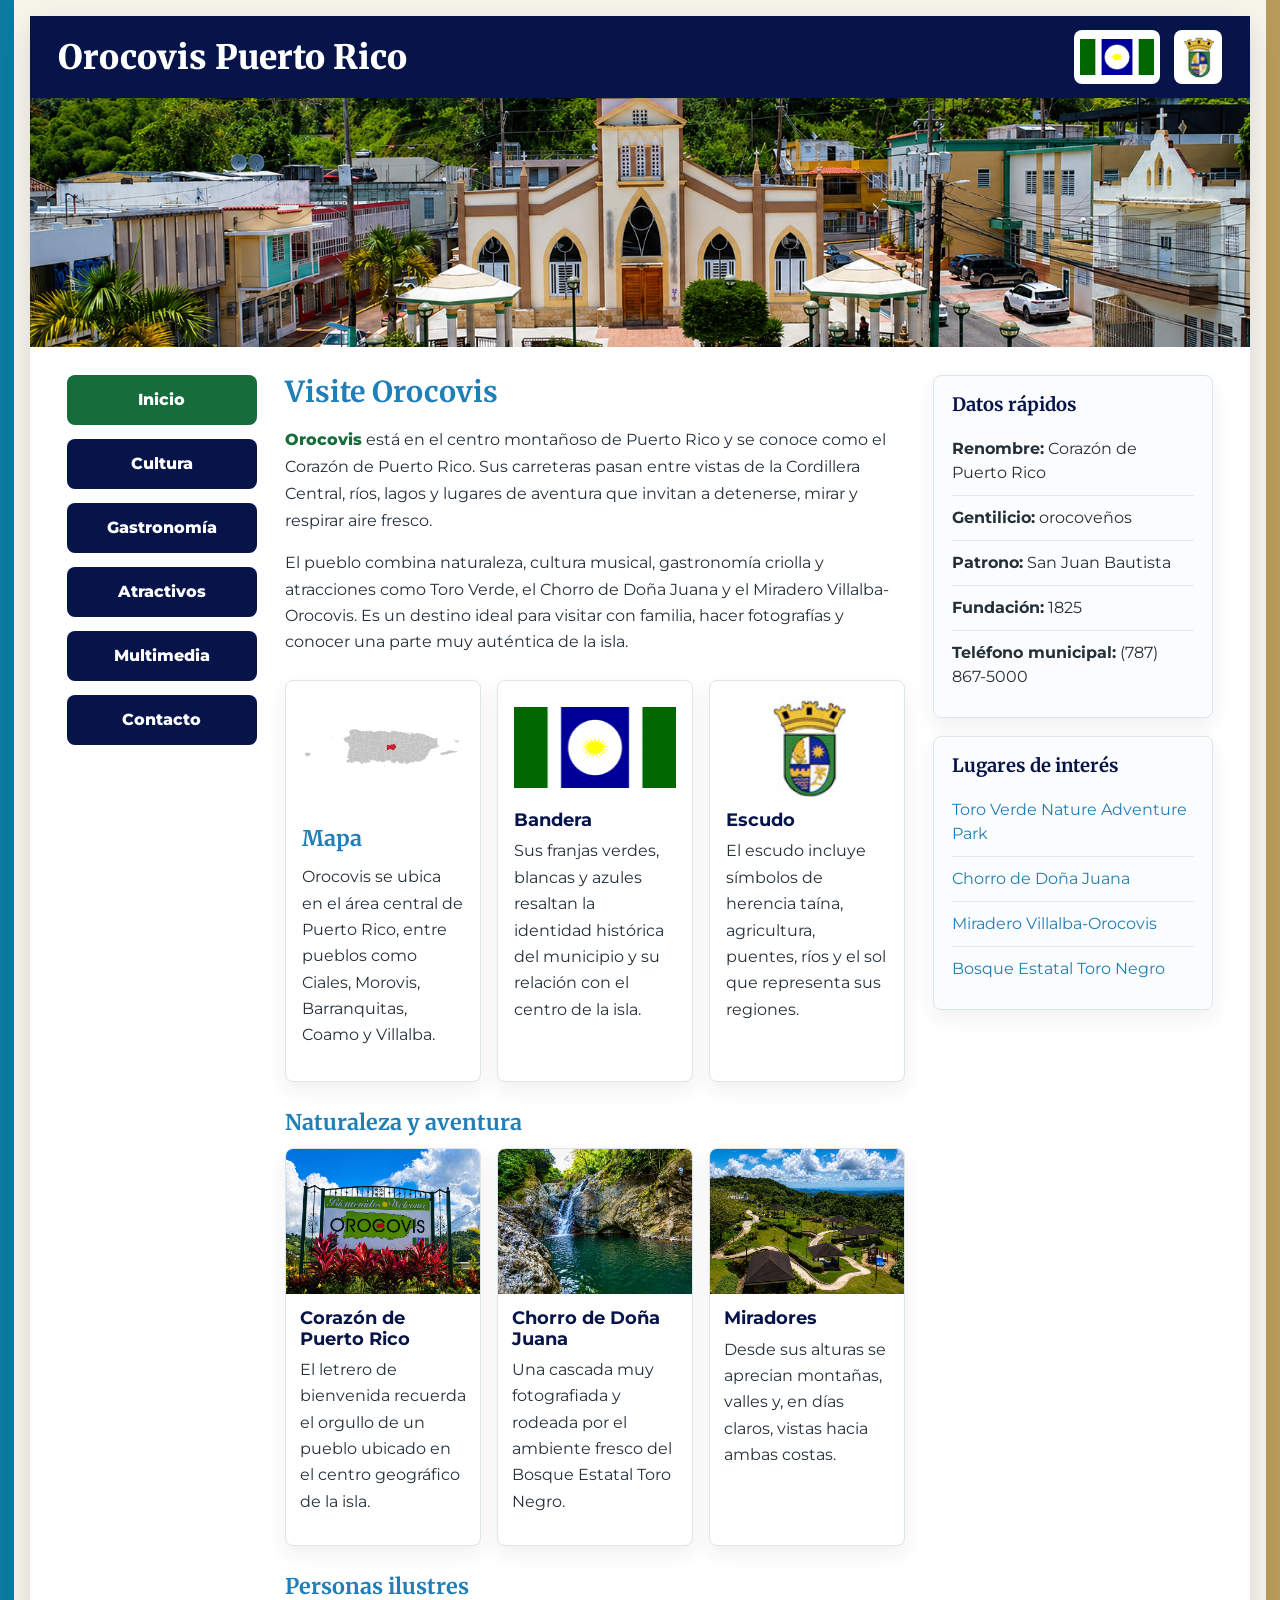
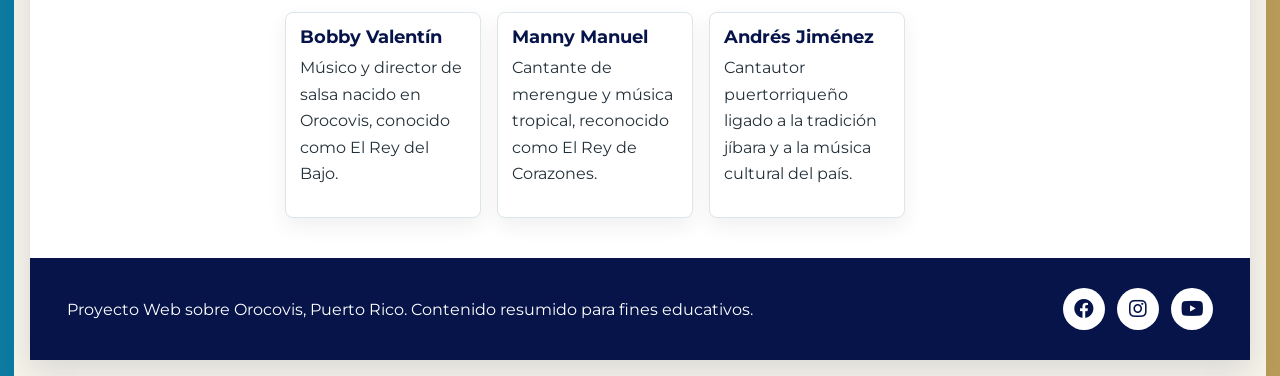
<file: index.html>
<!DOCTYPE html>
<html lang="es">
<head>
  <meta charset="UTF-8">
  <meta http-equiv="X-UA-Compatible" content="IE=edge">
  <meta name="viewport" content="width=device-width, initial-scale=1.0">
  <title>Orocovis Puerto Rico</title>
  <link rel="preconnect" href="https://fonts.googleapis.com">
  <link rel="preconnect" href="https://fonts.gstatic.com" crossorigin>
  <link href="https://fonts.googleapis.com/css2?family=Merriweather:wght@700;900&family=Montserrat:wght@400;600;700;800&display=swap" rel="stylesheet">
  <link href="https://cdnjs.cloudflare.com/ajax/libs/font-awesome/5.15.3/css/all.min.css" rel="stylesheet">
  <link rel="stylesheet" href="css/normalize.css">
  <link rel="stylesheet" href="css/orocovis.css">
</head>
<body>
  <div class="site-wrapper">
    <header class="site-header">
      <div class="header-bar">
        <h1 class="header-title">Orocovis Puerto Rico</h1>
        <div class="header-symbols" role="group" aria-label="Símbolos de Orocovis">
          <img src="img/bandera-orocovis.gif" alt="Bandera de Orocovis">
          <img src="img/escudo-orocovis.jpg" alt="Escudo de Orocovis">
        </div>
      </div>
      <img class="hero-img" src="img/orocovis-banner.webp" alt="Montañas verdes de la Cordillera Central en Orocovis">
    </header>

    <div class="contenedor layout">
      <nav class="side-nav" aria-label="Navegación principal">
        <a class="activo" href="index.html">Inicio</a>
        <a href="cultura.html">Cultura</a>
        <a href="gastronomia.html">Gastronomía</a>
        <a href="atractivos.html">Atractivos</a>
        <a href="multimedia.html">Multimedia</a>
        <a href="contacto.html">Contacto</a>
      </nav>

      <main class="contenido-principal">
        <h2>Visite Orocovis</h2>
        <p class="intro"><span class="orocovis">Orocovis</span> está en el centro montañoso de Puerto Rico y se conoce como el Corazón de Puerto Rico. Sus carreteras pasan entre vistas de la Cordillera Central, ríos, lagos y lugares de aventura que invitan a detenerse, mirar y respirar aire fresco.</p>
        <p>El pueblo combina naturaleza, cultura musical, gastronomía criolla y atracciones como Toro Verde, el Chorro de Doña Juana y el Miradero Villalba-Orocovis. Es un destino ideal para visitar con familia, hacer fotografías y conocer una parte muy auténtica de la isla.</p>

        <div class="symbols-grid">
          <article class="info-card">
            <img src="img/mapa-orocovis.jpg" alt="Mapa ilustrado de Orocovis en Puerto Rico">
            <h3>Mapa</h3>
            <p>Orocovis se ubica en el área central de Puerto Rico, entre pueblos como Ciales, Morovis, Barranquitas, Coamo y Villalba.</p>
          </article>
          <article class="info-card">
            <img src="img/bandera-orocovis.gif" alt="Bandera de Orocovis">
            <h4>Bandera</h4>
            <p>Sus franjas verdes, blancas y azules resaltan la identidad histórica del municipio y su relación con el centro de la isla.</p>
          </article>
          <article class="info-card">
            <img src="img/escudo-orocovis.jpg" alt="Escudo de Orocovis">
            <h4>Escudo</h4>
            <p>El escudo incluye símbolos de herencia taína, agricultura, puentes, ríos y el sol que representa sus regiones.</p>
          </article>
        </div>

        <h3>Naturaleza y aventura</h3>
        <div class="highlight-grid">
          <article class="persona">
            <img src="img/bienvenido-orocovis.jpg" alt="Letrero de bienvenida de Orocovis">
            <div>
              <h4>Corazón de Puerto Rico</h4>
              <p>El letrero de bienvenida recuerda el orgullo de un pueblo ubicado en el centro geográfico de la isla.</p>
            </div>
          </article>
          <article class="persona">
            <img src="img/chorro-de-juana.jpg" alt="Chorro de Doña Juana en Orocovis">
            <div>
              <h4>Chorro de Doña Juana</h4>
              <p>Una cascada muy fotografiada y rodeada por el ambiente fresco del Bosque Estatal Toro Negro.</p>
            </div>
          </article>
          <article class="persona">
            <img src="img/mirador-orocovis.jpg" alt="Vista desde un mirador en Orocovis">
            <div>
              <h4>Miradores</h4>
              <p>Desde sus alturas se aprecian montañas, valles y, en días claros, vistas hacia ambas costas.</p>
            </div>
          </article>
        </div>

        <h3>Personas ilustres</h3>
        <div class="personas-grid">
          <article class="persona">
            <div>
              <h4>Bobby Valentín</h4>
              <p>Músico y director de salsa nacido en Orocovis, conocido como El Rey del Bajo.</p>
            </div>
          </article>
          <article class="persona">
            <div>
              <h4>Manny Manuel</h4>
              <p>Cantante de merengue y música tropical, reconocido como El Rey de Corazones.</p>
            </div>
          </article>
          <article class="persona">
            <div>
              <h4>Andrés Jiménez</h4>
              <p>Cantautor puertorriqueño ligado a la tradición jíbara y a la música cultural del país.</p>
            </div>
          </article>
        </div>
      </main>

      <aside class="sidebar">
        <section class="sidebar-box">
          <h3>Datos rápidos</h3>
          <ul class="quick-list">
            <li><strong>Renombre:</strong> Corazón de Puerto Rico</li>
            <li><strong>Gentilicio:</strong> orocoveños</li>
            <li><strong>Patrono:</strong> San Juan Bautista</li>
            <li><strong>Fundación:</strong> 1825</li>
            <li><strong>Teléfono municipal:</strong> (787) 867-5000</li>
          </ul>
        </section>
        <section class="sidebar-box">
          <h3>Lugares de interés</h3>
          <ul class="sidebar-list">
            <li><a href="atractivos.html#toro-verde">Toro Verde Nature Adventure Park</a></li>
            <li><a href="atractivos.html#dona-juana">Chorro de Doña Juana</a></li>
            <li><a href="atractivos.html#miradero">Miradero Villalba-Orocovis</a></li>
            <li><a href="atractivos.html#toro-negro">Bosque Estatal Toro Negro</a></li>
          </ul>
        </section>
      </aside>
    </div>

    <footer class="site-footer">
      <div class="contenedor footer-grid">
        <p>Proyecto Web sobre Orocovis, Puerto Rico. Contenido resumido para fines educativos.</p>
        <ul class="social-menu">
          <li><a href="https://www.facebook.com/orocovispuertorico" aria-label="Facebook de Orocovis"><i class="fab fa-facebook"></i></a></li>
          <li><a href="https://www.instagram.com/municipioorocovis/" aria-label="Instagram de Orocovis"><i class="fab fa-instagram"></i></a></li>
          <li><a href="https://www.youtube.com/@MunicipiodeOrocovis" aria-label="YouTube de Orocovis"><i class="fab fa-youtube"></i></a></li>
        </ul>
      </div>
    </footer>
  </div>
</body>
</html>
</file>
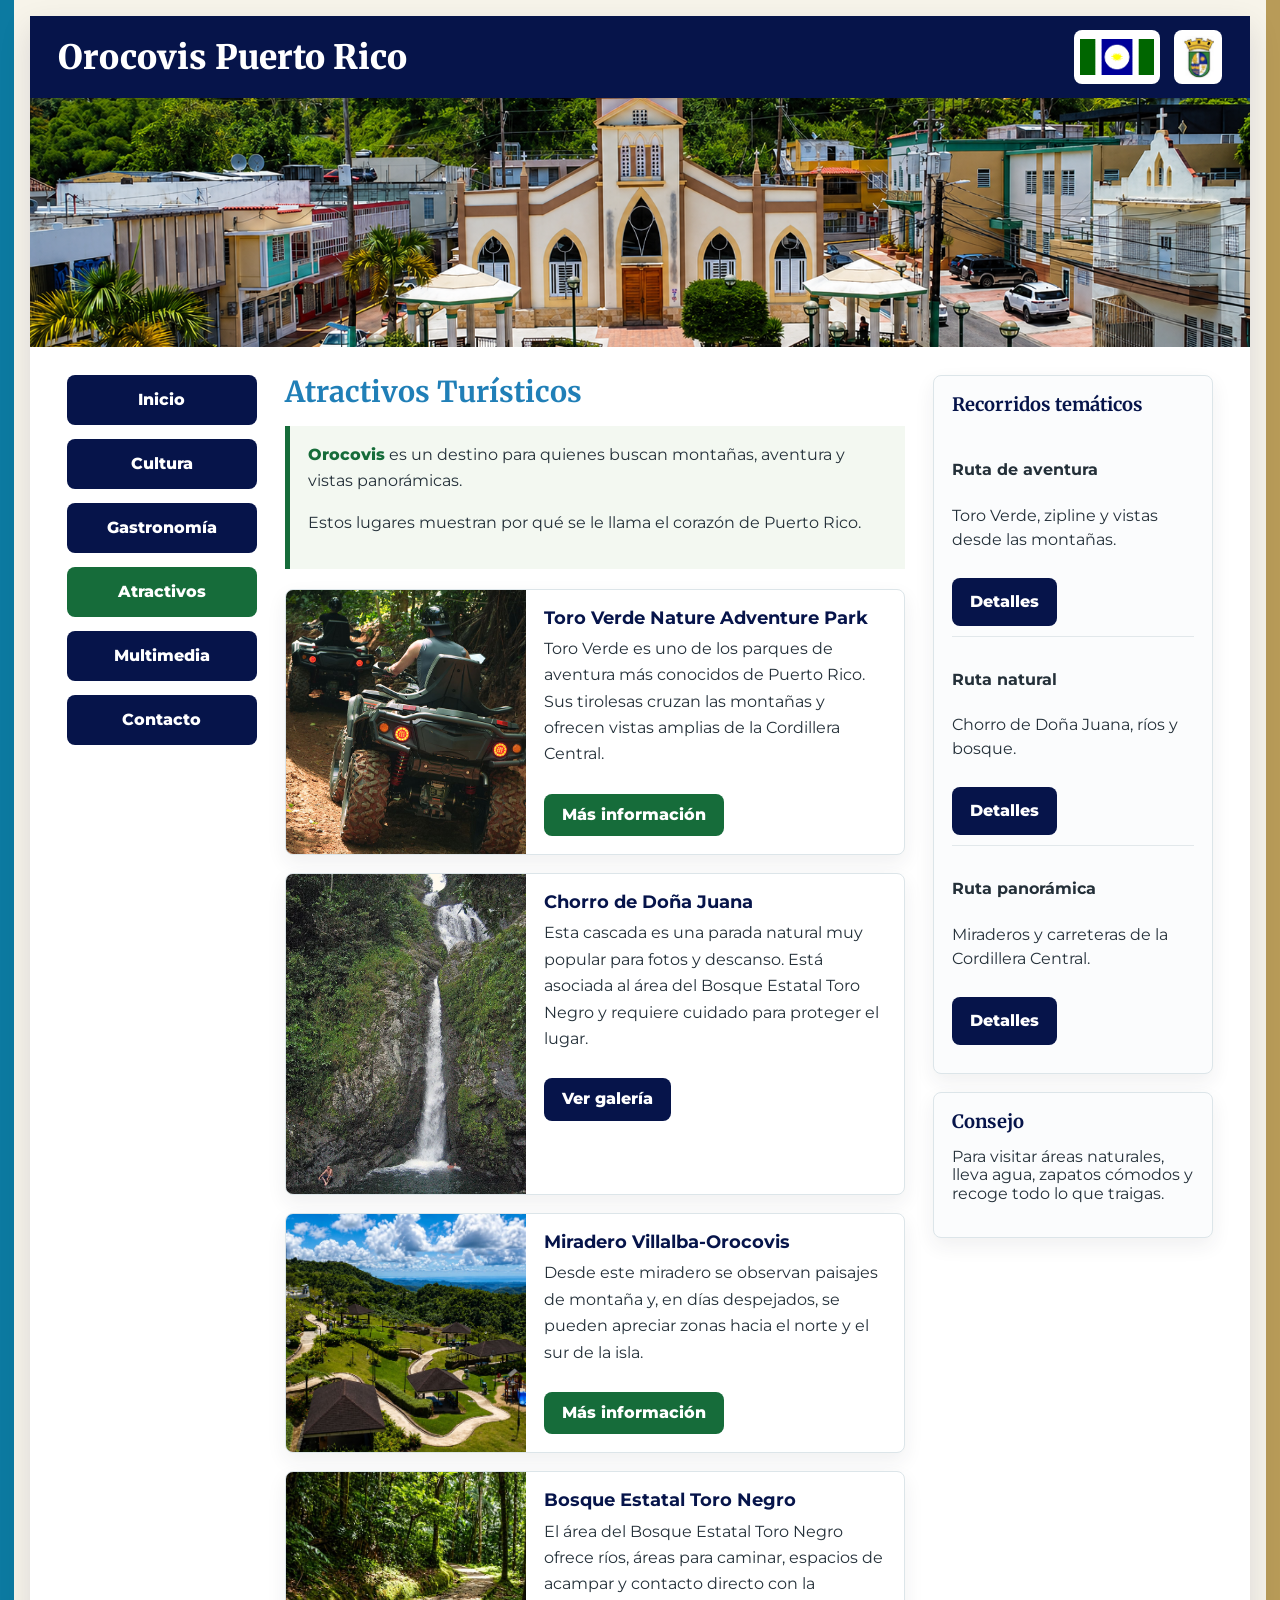
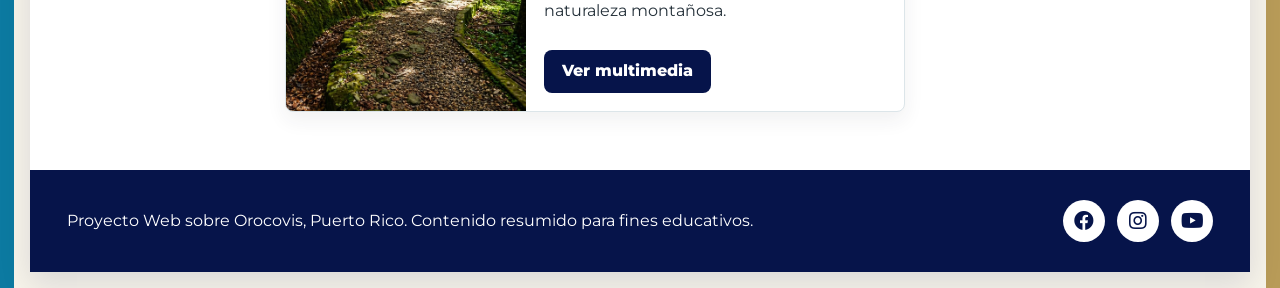
<file: atractivos.html>
<!DOCTYPE html>
<html lang="es">
<head>
  <meta charset="UTF-8">
  <meta http-equiv="X-UA-Compatible" content="IE=edge">
  <meta name="viewport" content="width=device-width, initial-scale=1.0">
  <title>Atractivos | Orocovis Puerto Rico</title>
  <link rel="preconnect" href="https://fonts.googleapis.com">
  <link rel="preconnect" href="https://fonts.gstatic.com" crossorigin>
  <link href="https://fonts.googleapis.com/css2?family=Merriweather:wght@700;900&family=Montserrat:wght@400;600;700;800&display=swap" rel="stylesheet">
  <link href="https://cdnjs.cloudflare.com/ajax/libs/font-awesome/5.15.3/css/all.min.css" rel="stylesheet">
  <link rel="stylesheet" href="css/normalize.css">
  <link rel="stylesheet" href="css/orocovis.css">
</head>
<body>
  <div class="site-wrapper">
    <header class="site-header">
      <div class="header-bar">
        <h1 class="header-title">Orocovis Puerto Rico</h1>
        <div class="header-symbols" role="group" aria-label="Símbolos de Orocovis">
          <img src="img/bandera-orocovis.gif" alt="Bandera de Orocovis">
          <img src="img/escudo-orocovis.jpg" alt="Escudo de Orocovis">
        </div>
      </div>
      <img class="hero-img" src="img/orocovis-banner.webp" alt="Montañas verdes de la Cordillera Central en Orocovis">
    </header>

    <div class="contenedor layout">
      <nav class="side-nav" aria-label="Navegación principal">
        <a href="index.html">Inicio</a>
        <a href="cultura.html">Cultura</a>
        <a href="gastronomia.html">Gastronomía</a>
        <a class="activo" href="atractivos.html">Atractivos</a>
        <a href="multimedia.html">Multimedia</a>
        <a href="contacto.html">Contacto</a>
      </nav>

      <main class="contenido-principal">
        <h2>Atractivos Turísticos</h2>
        <div class="contenido-principal__text">
          <p><span class="orocovis">Orocovis</span> es un destino para quienes buscan montañas, aventura y vistas panorámicas.</p>
          <p>Estos lugares muestran por qué se le llama el corazón de Puerto Rico.</p>
        </div>

        <article id="toro-verde" class="atractivo">
          <div class="atractivo__imagen">
            <img src="img/toro-adv-park.jpg" alt="Cordillera Central en Orocovis">
          </div>
          <div class="atractivo__contenido">
            <h4>Toro Verde Nature Adventure Park</h4>
            <p>Toro Verde es uno de los parques de aventura más conocidos de Puerto Rico. Sus tirolesas cruzan las montañas y ofrecen vistas amplias de la Cordillera Central.</p>
            <a href="https://www.toroverdepr.com/" class="boton boton--primario">Más información</a>
          </div>
        </article>

        <article id="dona-juana" class="atractivo">
          <div class="atractivo__imagen">
            <img src="img/salto-dona-juana.webp" alt="Chorro de Doña Juana en Orocovis">
          </div>
          <div class="atractivo__contenido">
            <h4>Chorro de Doña Juana</h4>
            <p>Esta cascada es una parada natural muy popular para fotos y descanso. Está asociada al área del Bosque Estatal Toro Negro y requiere cuidado para proteger el lugar.</p>
            <a href="multimedia.html" class="boton boton--secundario">Ver galería</a>
          </div>
        </article>

        <article id="miradero" class="atractivo">
          <div class="atractivo__imagen">
            <img src="img/mirador-orocovis.jpg" alt="Mirador en Orocovis">
          </div>
          <div class="atractivo__contenido">
            <h4>Miradero Villalba-Orocovis</h4>
            <p>Desde este miradero se observan paisajes de montaña y, en días despejados, se pueden apreciar zonas hacia el norte y el sur de la isla.</p>
            <a href="https://www.discoverpuertorico.com/es/articulo/que-hacer-en-orocovis" class="boton boton--primario">Más información</a>
          </div>
        </article>

        <article id="toro-negro" class="atractivo">
          <div class="atractivo__imagen">
            <img src="img/bosque-toro-negro.jpg" alt="Río Bauta en Orocovis">
          </div>
          <div class="atractivo__contenido">
            <h4>Bosque Estatal Toro Negro</h4>
            <p>El área del Bosque Estatal Toro Negro ofrece ríos, áreas para caminar, espacios de acampar y contacto directo con la naturaleza montañosa.</p>
            <a href="multimedia.html" class="boton boton--secundario">Ver multimedia</a>
          </div>
        </article>
      </main>

      <aside class="sidebar">
        <section class="sidebar-box">
          <h3>Recorridos temáticos</h3>
          <ul class="rutas">
            <li>
              <h4>Ruta de aventura</h4>
              <p>Toro Verde, zipline y vistas desde las montañas.</p>
              <a href="#toro-verde" class="boton boton--secundario">Detalles</a>
            </li>
            <li>
              <h4>Ruta natural</h4>
              <p>Chorro de Doña Juana, ríos y bosque.</p>
              <a href="#dona-juana" class="boton boton--secundario">Detalles</a>
            </li>
            <li>
              <h4>Ruta panorámica</h4>
              <p>Miraderos y carreteras de la Cordillera Central.</p>
              <a href="#miradero" class="boton boton--secundario">Detalles</a>
            </li>
          </ul>
        </section>
        <section class="sidebar-box">
          <h3>Consejo</h3>
          <p>Para visitar áreas naturales, lleva agua, zapatos cómodos y recoge todo lo que traigas.</p>
        </section>
      </aside>
    </div>

    <footer class="site-footer">
      <div class="contenedor footer-grid">
        <p>Proyecto Web sobre Orocovis, Puerto Rico. Contenido resumido para fines educativos.</p>
        <ul class="social-menu">
          <li><a href="https://www.facebook.com/orocovispuertorico" aria-label="Facebook de Orocovis"><i class="fab fa-facebook"></i></a></li>
          <li><a href="https://www.instagram.com/municipioorocovis/" aria-label="Instagram de Orocovis"><i class="fab fa-instagram"></i></a></li>
          <li><a href="https://www.youtube.com/@MunicipiodeOrocovis" aria-label="YouTube de Orocovis"><i class="fab fa-youtube"></i></a></li>
        </ul>
      </div>
    </footer>
  </div>
</body>
</html>
</file>
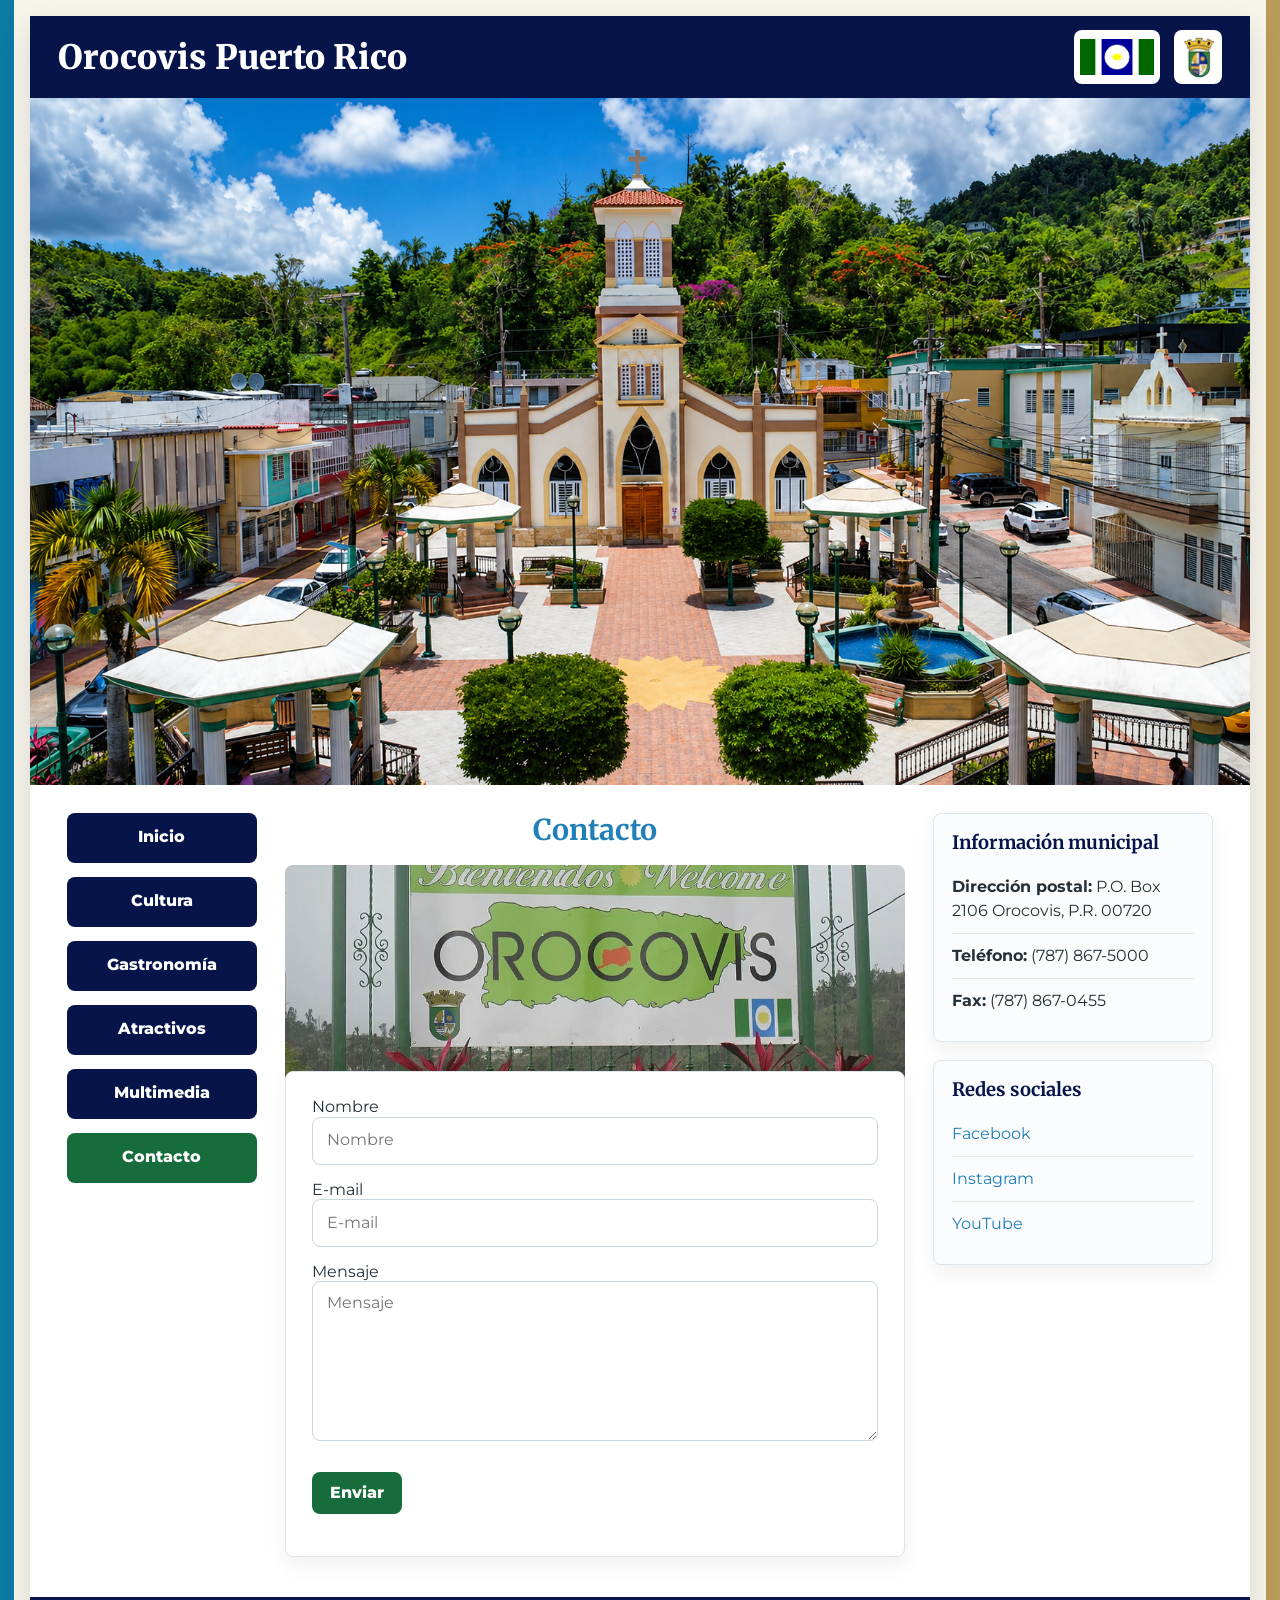
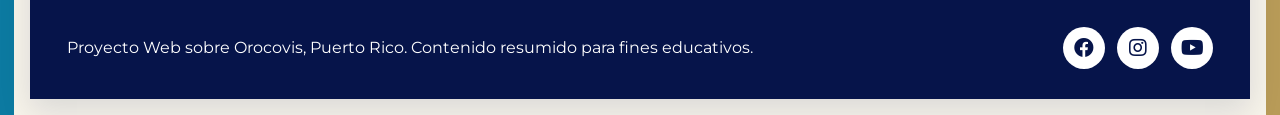
<file: contacto.html>
<!DOCTYPE html>
<html lang="es">
<head>
  <meta charset="UTF-8">
  <meta http-equiv="X-UA-Compatible" content="IE=edge">
  <meta name="viewport" content="width=device-width, initial-scale=1.0">
  <title>Contacto | Orocovis Puerto Rico</title>
  <link rel="preconnect" href="https://fonts.googleapis.com">
  <link rel="preconnect" href="https://fonts.gstatic.com" crossorigin>
  <link href="https://fonts.googleapis.com/css2?family=Merriweather:wght@700;900&family=Montserrat:wght@400;600;700;800&display=swap" rel="stylesheet">
  <link href="https://cdnjs.cloudflare.com/ajax/libs/font-awesome/5.15.3/css/all.min.css" rel="stylesheet">
  <link rel="stylesheet" href="css/normalize.css">
  <link rel="stylesheet" href="css/orocovis.css">
</head>
<body>
  <div class="site-wrapper">
    <header class="site-header">
      <div class="header-bar">
        <h1 class="header-title">Orocovis Puerto Rico</h1>
        <div class="header-symbols" role="group" aria-label="Símbolos de Orocovis">
          <img src="img/bandera-orocovis.gif" alt="Bandera de Orocovis">
          <img src="img/escudo-orocovis.jpg" alt="Escudo de Orocovis">
        </div>
      </div>
      <img class="img/orocovis-banner.webp" src="img/orocovis-banner.webp" alt="Montañas verdes de la Cordillera Central en Orocovis">
    </header>

    <div class="contenedor layout">
      <nav class="side-nav" aria-label="Navegación principal">
        <a href="index.html">Inicio</a>
        <a href="cultura.html">Cultura</a>
        <a href="gastronomia.html">Gastronomía</a>
        <a href="atractivos.html">Atractivos</a>
        <a href="multimedia.html">Multimedia</a>
        <a class="activo" href="contacto.html">Contacto</a>
      </nav>

      <main class="contenido-principal">
        <h2 class="centrar-text">Contacto</h2>
        <div class="contacto-bg"></div>

        <form class="formulario" name="contacto-orocovis" method="POST" data-netlify="true">
          <input type="hidden" name="form-name" value="contacto-orocovis">
          <div class="campo">
            <label class="no-margin" for="nombre">Nombre</label>
            <input class="campo__field" type="text" placeholder="Nombre" id="nombre" name="nombre" required>
          </div>
          <div class="campo">
            <label class="no-margin" for="email">E-mail</label>
            <input class="campo__field" type="email" placeholder="E-mail" id="email" name="email" required>
          </div>
          <div class="campo">
            <label class="no-margin" for="mensaje">Mensaje</label>
            <textarea class="campo__field campo__field--textarea" placeholder="Mensaje" id="mensaje" name="mensaje" required></textarea>
          </div>
          <div class="campo">
            <input type="submit" value="Enviar" class="boton boton--primario">
          </div>
        </form>
      </main>

      <aside class="sidebar">
        <section class="sidebar-box">
          <h3>Información municipal</h3>
          <ul class="quick-list">
            <li><strong>Dirección postal:</strong> P.O. Box 2106 Orocovis, P.R. 00720</li>
            <li><strong>Teléfono:</strong> (787) 867-5000</li>
            <li><strong>Fax:</strong> (787) 867-0455</li>
          </ul>
        </section>
        <section class="sidebar-box">
          <h3>Redes sociales</h3>
          <ul class="sidebar-list">
            <li><a href="https://www.facebook.com/orocovispuertorico">Facebook</a></li>
            <li><a href="https://www.instagram.com/municipioorocovis/">Instagram</a></li>
            <li><a href="https://www.youtube.com/@MunicipiodeOrocovis">YouTube</a></li>
          </ul>
        </section>
      </aside>
    </div>

    <footer class="site-footer">
      <div class="contenedor footer-grid">
        <p>Proyecto Web sobre Orocovis, Puerto Rico. Contenido resumido para fines educativos.</p>
        <ul class="social-menu">
          <li><a href="https://www.facebook.com/orocovispuertorico" aria-label="Facebook de Orocovis"><i class="fab fa-facebook"></i></a></li>
          <li><a href="https://www.instagram.com/municipioorocovis/" aria-label="Instagram de Orocovis"><i class="fab fa-instagram"></i></a></li>
          <li><a href="https://www.youtube.com/@MunicipiodeOrocovis" aria-label="YouTube de Orocovis"><i class="fab fa-youtube"></i></a></li>
        </ul>
      </div>
    </footer>
  </div>
</body>
</html>
</file>
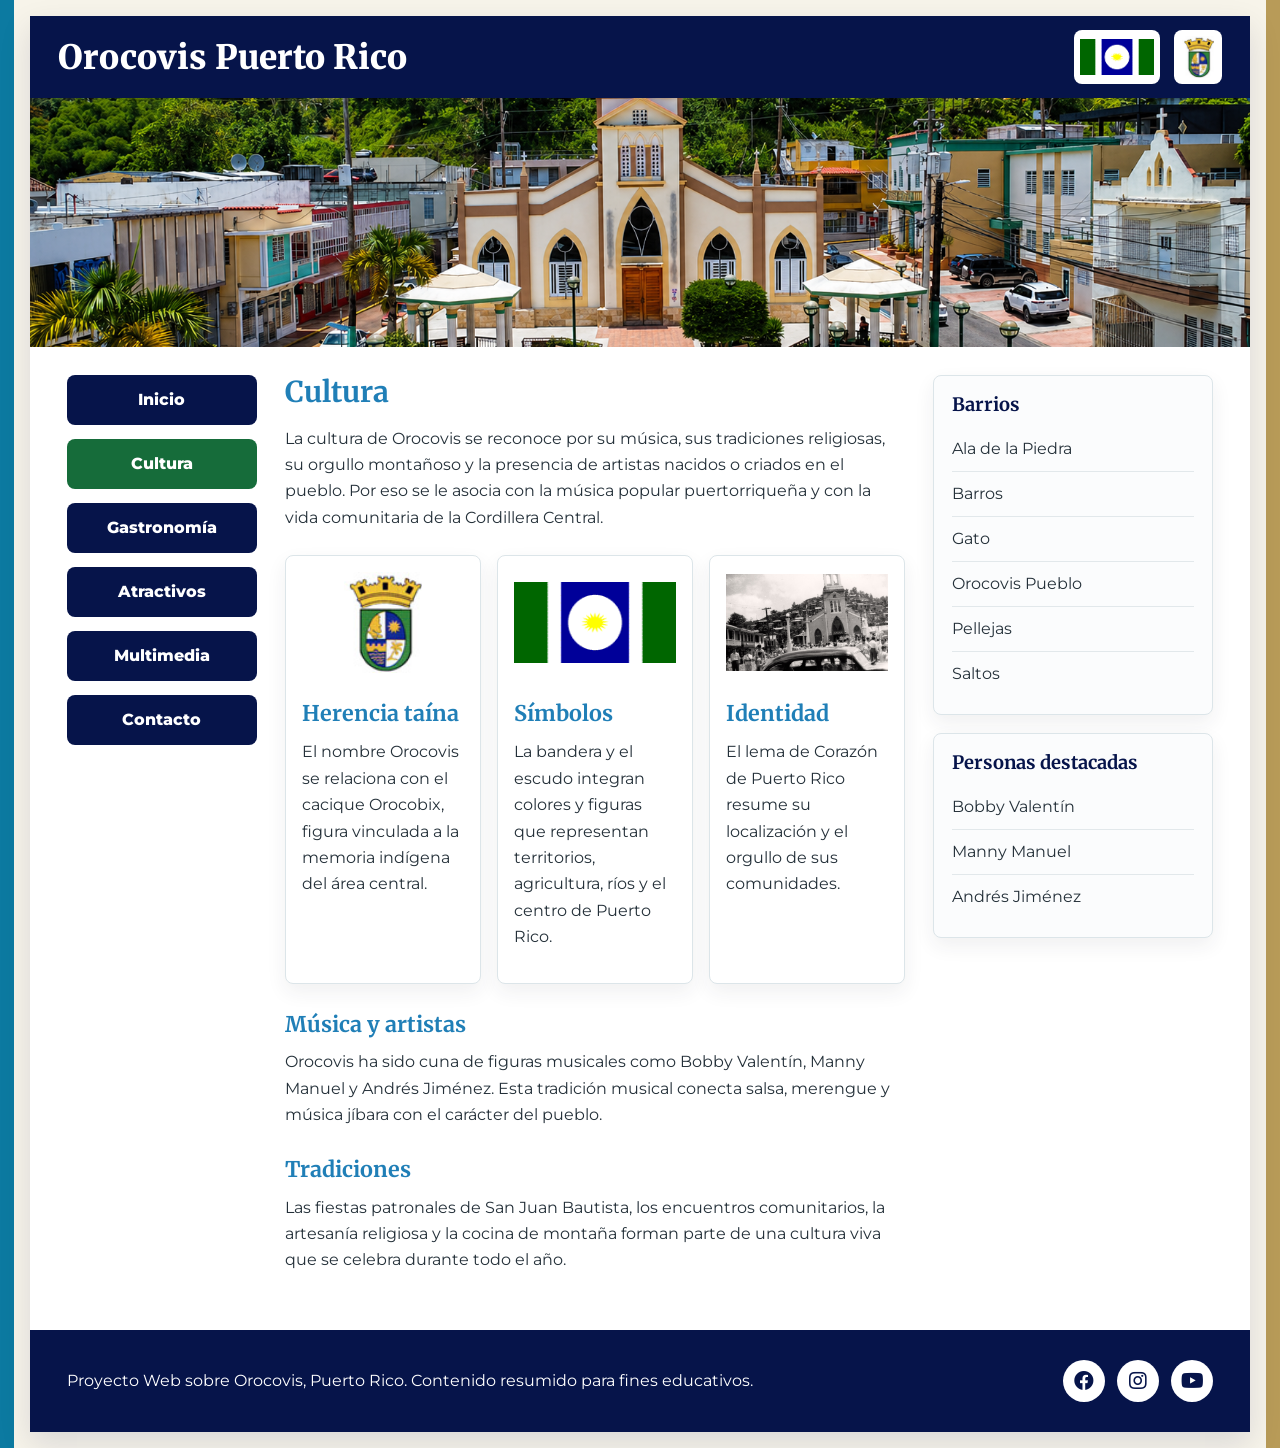
<file: cultura.html>
<!DOCTYPE html>
<html lang="es">
<head>
  <meta charset="UTF-8">
  <meta http-equiv="X-UA-Compatible" content="IE=edge">
  <meta name="viewport" content="width=device-width, initial-scale=1.0">
  <title>Cultura | Orocovis Puerto Rico</title>
  <link rel="preconnect" href="https://fonts.googleapis.com">
  <link rel="preconnect" href="https://fonts.gstatic.com" crossorigin>
  <link href="https://fonts.googleapis.com/css2?family=Merriweather:wght@700;900&family=Montserrat:wght@400;600;700;800&display=swap" rel="stylesheet">
  <link href="https://cdnjs.cloudflare.com/ajax/libs/font-awesome/5.15.3/css/all.min.css" rel="stylesheet">
  <link rel="stylesheet" href="css/normalize.css">
  <link rel="stylesheet" href="css/orocovis.css">
</head>
<body>
  <div class="site-wrapper">
    <header class="site-header">
      <div class="header-bar">
        <h1 class="header-title">Orocovis Puerto Rico</h1>
        <div class="header-symbols" role="group" aria-label="Símbolos de Orocovis">
          <img src="img/bandera-orocovis.gif" alt="Bandera de Orocovis">
          <img src="img/escudo-orocovis.jpg" alt="Escudo de Orocovis">
        </div>
      </div>
      <img class="hero-img" src="img/orocovis-banner.webp" alt="Montañas verdes de la Cordillera Central en Orocovis">
    </header>

    <div class="contenedor layout">
      <nav class="side-nav" aria-label="Navegación principal">
        <a href="index.html">Inicio</a>
        <a class="activo" href="cultura.html">Cultura</a>
        <a href="gastronomia.html">Gastronomía</a>
        <a href="atractivos.html">Atractivos</a>
        <a href="multimedia.html">Multimedia</a>
        <a href="contacto.html">Contacto</a>
      </nav>

      <main class="contenido-principal">
        <h2>Cultura</h2>
        <p>La cultura de Orocovis se reconoce por su música, sus tradiciones religiosas, su orgullo montañoso y la presencia de artistas nacidos o criados en el pueblo. Por eso se le asocia con la música popular puertorriqueña y con la vida comunitaria de la Cordillera Central.</p>

        <div class="symbols-grid">
          <article class="info-card">
            <img src="img/escudo-orocovis.jpg" alt="Escudo de Orocovis">
            <h3>Herencia taína</h3>
            <p>El nombre Orocovis se relaciona con el cacique Orocobix, figura vinculada a la memoria indígena del área central.</p>
          </article>
          <article class="info-card">
            <img src="img/bandera-orocovis.gif" alt="Bandera de Orocovis">
            <h3>Símbolos</h3>
            <p>La bandera y el escudo integran colores y figuras que representan territorios, agricultura, ríos y el centro de Puerto Rico.</p>
          </article>
          <article class="info-card">
            <img src="img/identidad.jpg" alt="Letrero de Orocovis">
            <h3>Identidad</h3>
            <p>El lema de Corazón de Puerto Rico resume su localización y el orgullo de sus comunidades.</p>
          </article>
        </div>

        <h3>Música y artistas</h3>
        <p>Orocovis ha sido cuna de figuras musicales como Bobby Valentín, Manny Manuel y Andrés Jiménez. Esta tradición musical conecta salsa, merengue y música jíbara con el carácter del pueblo.</p>

        <h3>Tradiciones</h3>
        <p>Las fiestas patronales de San Juan Bautista, los encuentros comunitarios, la artesanía religiosa y la cocina de montaña forman parte de una cultura viva que se celebra durante todo el año.</p>
      </main>

      <aside class="sidebar">
        <section class="sidebar-box">
          <h3>Barrios</h3>
          <ul class="quick-list">
            <li>Ala de la Piedra</li>
            <li>Barros</li>
            <li>Gato</li>
            <li>Orocovis Pueblo</li>
            <li>Pellejas</li>
            <li>Saltos</li>
          </ul>
        </section>
        <section class="sidebar-box">
          <h3>Personas destacadas</h3>
          <ul class="quick-list">
            <li>Bobby Valentín</li>
            <li>Manny Manuel</li>
            <li>Andrés Jiménez</li>
          </ul>
        </section>
      </aside>
    </div>

    <footer class="site-footer">
      <div class="contenedor footer-grid">
        <p>Proyecto Web sobre Orocovis, Puerto Rico. Contenido resumido para fines educativos.</p>
        <ul class="social-menu">
          <li><a href="https://www.facebook.com/orocovispuertorico" aria-label="Facebook de Orocovis"><i class="fab fa-facebook"></i></a></li>
          <li><a href="https://www.instagram.com/municipioorocovis/" aria-label="Instagram de Orocovis"><i class="fab fa-instagram"></i></a></li>
          <li><a href="https://www.youtube.com/@MunicipiodeOrocovis" aria-label="YouTube de Orocovis"><i class="fab fa-youtube"></i></a></li>
        </ul>
      </div>
    </footer>
  </div>
</body>
</html>
</file>
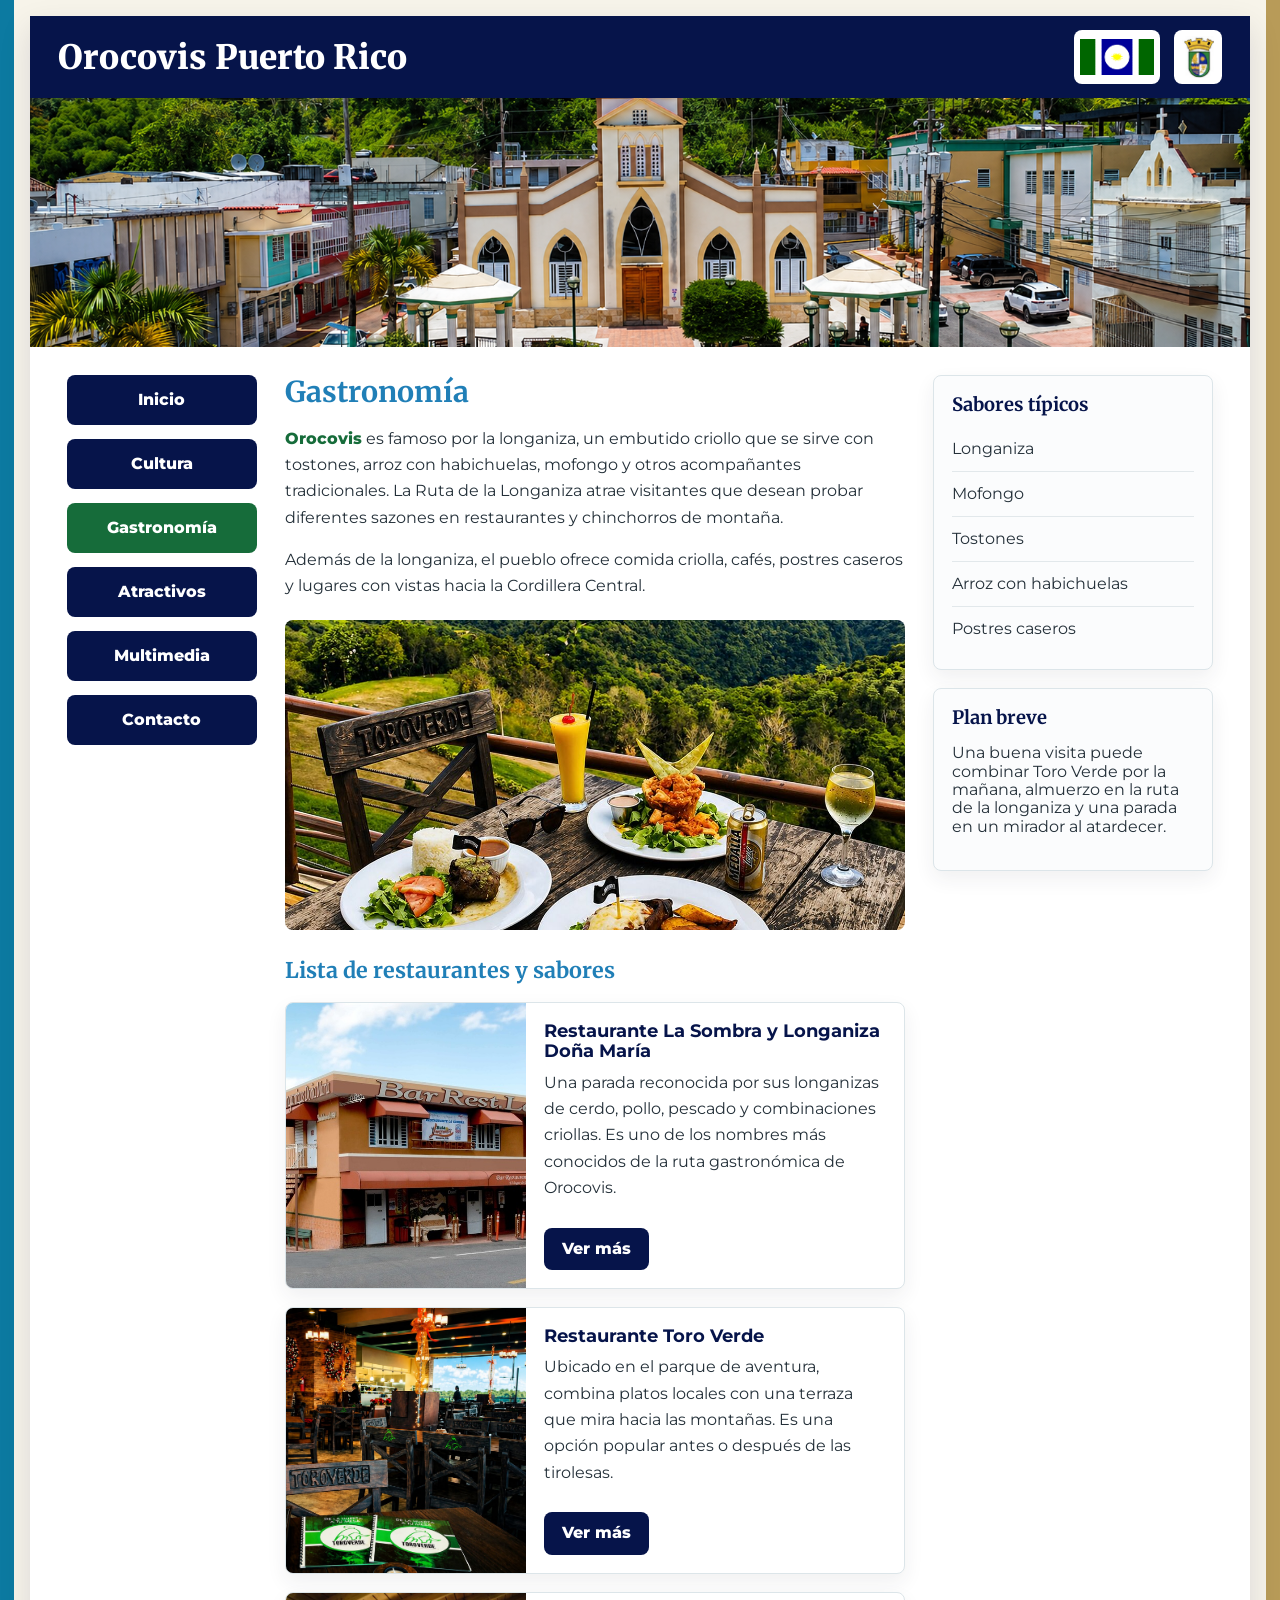
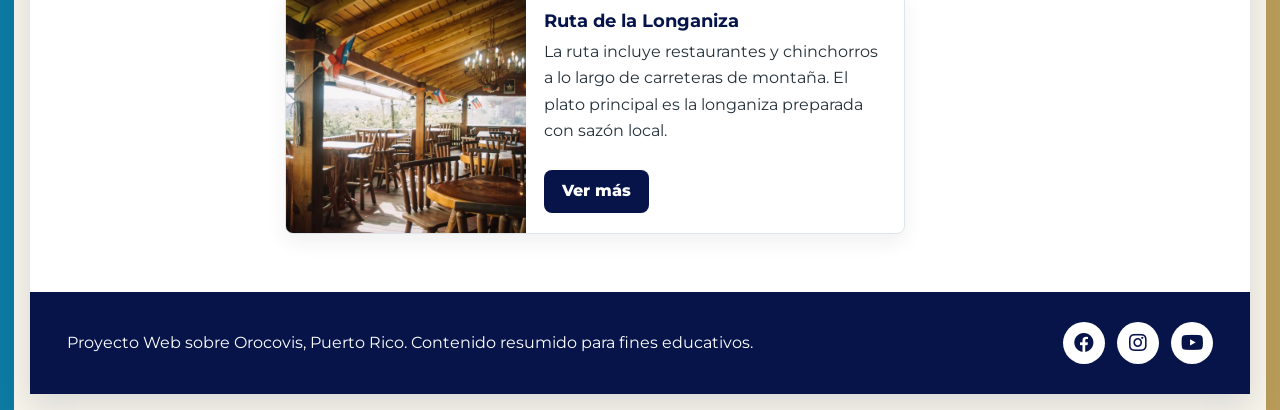
<file: gastronomia.html>
<!DOCTYPE html>
<html lang="es">
<head>
  <meta charset="UTF-8">
  <meta http-equiv="X-UA-Compatible" content="IE=edge">
  <meta name="viewport" content="width=device-width, initial-scale=1.0">
  <title>Gastronomía | Orocovis Puerto Rico</title>
  <link rel="preconnect" href="https://fonts.googleapis.com">
  <link rel="preconnect" href="https://fonts.gstatic.com" crossorigin>
  <link href="https://fonts.googleapis.com/css2?family=Merriweather:wght@700;900&family=Montserrat:wght@400;600;700;800&display=swap" rel="stylesheet">
  <link href="https://cdnjs.cloudflare.com/ajax/libs/font-awesome/5.15.3/css/all.min.css" rel="stylesheet">
  <link rel="stylesheet" href="css/normalize.css">
  <link rel="stylesheet" href="css/orocovis.css">
</head>
<body>
  <div class="site-wrapper">
    <header class="site-header">
      <div class="header-bar">
        <h1 class="header-title">Orocovis Puerto Rico</h1>
        <div class="header-symbols" role="group" aria-label="Símbolos de Orocovis">
          <img src="img/bandera-orocovis.gif" alt="Bandera de Orocovis">
          <img src="img/escudo-orocovis.jpg" alt="Escudo de Orocovis">
        </div>
      </div>
      <img class="hero-img" src="img/orocovis-banner.webp" alt="Montañas verdes de la Cordillera Central en Orocovis">
    </header>

    <div class="contenedor layout">
      <nav class="side-nav" aria-label="Navegación principal">
        <a href="index.html">Inicio</a>
        <a href="cultura.html">Cultura</a>
        <a class="activo" href="gastronomia.html">Gastronomía</a>
        <a href="atractivos.html">Atractivos</a>
        <a href="multimedia.html">Multimedia</a>
        <a href="contacto.html">Contacto</a>
      </nav>

      <main class="contenido-principal">
        <h2>Gastronomía</h2>
        <p><span class="orocovis">Orocovis</span> es famoso por la longaniza, un embutido criollo que se sirve con tostones, arroz con habichuelas, mofongo y otros acompañantes tradicionales. La Ruta de la Longaniza atrae visitantes que desean probar diferentes sazones en restaurantes y chinchorros de montaña.</p>
        <p>Además de la longaniza, el pueblo ofrece comida criolla, cafés, postres caseros y lugares con vistas hacia la Cordillera Central.</p>

        <div class="gastronomia__imagen">
          <img src="img/comida-orocovis.jpg" alt="Letrero de bienvenida de Orocovis">
        </div>

        <h3>Lista de restaurantes y sabores</h3>

        <article class="restaurante">
          <div class="restaurante__imagen">
            <img src="img/restaurante-la-sombra.jpg" alt="Vista de montañas en Orocovis">
          </div>
          <div class="restaurante__informacion">
            <h4>Restaurante La Sombra y Longaniza Doña María</h4>
            <p class="restaurante__descripcion">Una parada reconocida por sus longanizas de cerdo, pollo, pescado y combinaciones criollas. Es uno de los nombres más conocidos de la ruta gastronómica de Orocovis.</p>
            <a href="https://www.discoverpuertorico.com/profile/restaurante-la-sombra-y-longaniza-dona-maria/3112" class="boton boton--secundario">Ver más</a>
          </div>
        </article>

        <article class="restaurante">
          <div class="restaurante__imagen">
            <img src="img/restaurante-toro-verde.jpg" alt="Paisaje de la Cordillera Central">
          </div>
          <div class="restaurante__informacion">
            <h4>Restaurante Toro Verde</h4>
            <p class="restaurante__descripcion">Ubicado en el parque de aventura, combina platos locales con una terraza que mira hacia las montañas. Es una opción popular antes o después de las tirolesas.</p>
            <a href="https://www.discoverpuertorico.com/profile/toro-verde-restaurant/4240" class="boton boton--secundario">Ver más</a>
          </div>
        </article>

        <article class="restaurante">
          <div class="restaurante__imagen">
            <img src="img/ruta-longa-orocovis.jpg" alt="Río Bauta en Orocovis">
          </div>
          <div class="restaurante__informacion">
            <h4>Ruta de la Longaniza</h4>
            <p class="restaurante__descripcion">La ruta incluye restaurantes y chinchorros a lo largo de carreteras de montaña. El plato principal es la longaniza preparada con sazón local.</p>
            <a href="https://www.discoverpuertorico.com/es/articulo/orocovis-y-la-ruta-de-la-longaniza" class="boton boton--secundario">Ver más</a>
          </div>
        </article>
      </main>

      <aside class="sidebar">
        <section class="sidebar-box">
          <h3>Sabores típicos</h3>
          <ul class="quick-list">
            <li>Longaniza</li>
            <li>Mofongo</li>
            <li>Tostones</li>
            <li>Arroz con habichuelas</li>
            <li>Postres caseros</li>
          </ul>
        </section>
        <section class="sidebar-box">
          <h3>Plan breve</h3>
          <p>Una buena visita puede combinar Toro Verde por la mañana, almuerzo en la ruta de la longaniza y una parada en un mirador al atardecer.</p>
        </section>
      </aside>
    </div>

    <footer class="site-footer">
      <div class="contenedor footer-grid">
        <p>Proyecto Web sobre Orocovis, Puerto Rico. Contenido resumido para fines educativos.</p>
        <ul class="social-menu">
          <li><a href="https://www.facebook.com/orocovispuertorico" aria-label="Facebook de Orocovis"><i class="fab fa-facebook"></i></a></li>
          <li><a href="https://www.instagram.com/municipioorocovis/" aria-label="Instagram de Orocovis"><i class="fab fa-instagram"></i></a></li>
          <li><a href="https://www.youtube.com/@MunicipiodeOrocovis" aria-label="YouTube de Orocovis"><i class="fab fa-youtube"></i></a></li>
        </ul>
      </div>
    </footer>
  </div>
</body>
</html>
</file>
<file: css/orocovis.css>
:root {
  --azul: #06144a;
  --azul-claro: #207fb7;
  --verde: #166c3a;
  --verde-claro: #6fae42;
  --oro: #f2c84b;
  --crema: #f7f4ea;
  --gris: #eef2f4;
  --texto: #243039;
  --blanco: #ffffff;
  --sombra: 0 12px 30px rgba(6, 20, 74, 0.12);
  --radio: 8px;
}

* {
  box-sizing: border-box;
}

body {
  background: linear-gradient(90deg, #0c7aa1 0, #0c7aa1 14px, var(--crema) 14px, var(--crema) calc(100% - 14px), #b89b58 calc(100% - 14px));
  color: var(--texto);
  font-family: "Montserrat", Arial, sans-serif;
  font-size: 16px;
  letter-spacing: 0;
}

img {
  display: block;
  height: auto;
  max-width: 100%;
}

a {
  color: var(--azul-claro);
  text-decoration: none;
}

a:hover,
a:focus {
  text-decoration: underline;
}

.contenedor {
  margin: 0 auto;
  max-width: 1180px;
  width: min(94%, 1180px);
}

.no-margin {
  margin: 0;
}

.centrar-text {
  text-align: center;
}

.site-wrapper {
  background: var(--blanco);
  box-shadow: var(--sombra);
  margin: 16px auto;
  max-width: 1220px;
  min-height: calc(100vh - 32px);
}

.site-header {
  background: var(--azul);
  color: var(--blanco);
}

.header-bar {
  align-items: center;
  display: flex;
  gap: 22px;
  justify-content: space-between;
  min-height: 82px;
  padding: 0 28px;
}

.header-title {
  font-family: "Merriweather", Georgia, serif;
  font-size: 2.1rem;
  font-weight: 900;
  line-height: 1.15;
  margin: 0;
}

.header-symbols {
  align-items: center;
  display: flex;
  gap: 14px;
}

.header-symbols img {
  background: var(--blanco);
  border: 2px solid rgba(255, 255, 255, 0.5);
  border-radius: var(--radio);
  height: 54px;
  object-fit: contain;
  padding: 4px;
  width: 86px;
}

.header-symbols img:last-child {
  width: 48px;
}

.hero-img {
  aspect-ratio: 4.9 / 1;
  object-fit: cover;
  width: 100%;
}

.layout {
  align-items: start;
  display: grid;
  gap: 28px;
  grid-template-columns: 190px minmax(0, 1fr) 280px;
  padding: 28px 0 40px;
}

.side-nav {
  display: grid;
  gap: 14px;
  position: sticky;
  top: 16px;
}

.side-nav a {
  align-items: center;
  background: var(--azul);
  border-radius: var(--radio);
  color: var(--blanco);
  display: flex;
  font-weight: 800;
  justify-content: center;
  min-height: 50px;
  padding: 12px;
  text-align: center;
}

.side-nav a:hover,
.side-nav a:focus,
.side-nav a.activo {
  background: var(--verde);
  color: var(--blanco);
  text-decoration: none;
}

.contenido-principal h2,
.contenido-principal h3 {
  color: var(--azul-claro);
  font-family: "Merriweather", Georgia, serif;
  line-height: 1.2;
}

.contenido-principal h2 {
  font-size: 1.8rem;
  margin: 0 0 16px;
}

.contenido-principal h3 {
  font-size: 1.35rem;
  margin: 28px 0 12px;
}

.contenido-principal h4 {
  color: var(--azul);
  font-size: 1.1rem;
  margin: 0 0 8px;
}

.contenido-principal p {
  line-height: 1.65;
  margin: 0 0 16px;
}

.intro {
  font-size: 1.03rem;
}

.orocovis {
  color: var(--verde);
  font-weight: 800;
}

.media-frame,
.info-card,
.sidebar-box,
.atractivo,
.restaurante,
.persona,
.formulario,
.gallery-item {
  border: 1px solid #dce5e9;
  border-radius: var(--radio);
  box-shadow: 0 8px 20px rgba(36, 48, 57, 0.07);
}

.media-frame {
  background: var(--gris);
  margin: 18px 0;
  overflow: hidden;
}

.media-frame img {
  aspect-ratio: 16 / 9;
  object-fit: cover;
  width: 100%;
}

.caption {
  color: #53636d;
  font-size: 0.9rem;
  padding: 10px 14px;
}

.symbols-grid {
  display: grid;
  gap: 16px;
  grid-template-columns: repeat(3, minmax(0, 1fr));
  margin: 24px 0;
}

.info-card {
  background: var(--blanco);
  padding: 16px;
}

.info-card img {
  aspect-ratio: 16 / 10;
  margin-bottom: 12px;
  object-fit: contain;
  width: 100%;
}

.info-card h4 {
  margin-bottom: 8px;
}

.quick-list,
.sidebar-list,
.rutas,
.fuentes-list {
  list-style: none;
  margin: 0;
  padding: 0;
}

.quick-list li,
.sidebar-list li,
.rutas li,
.fuentes-list li {
  border-bottom: 1px solid #e2e8eb;
  line-height: 1.5;
  padding: 10px 0;
}

.quick-list li:last-child,
.sidebar-list li:last-child,
.rutas li:last-child,
.fuentes-list li:last-child {
  border-bottom: 0;
}

.highlight-grid,
.personas-grid,
.gallery-grid {
  display: grid;
  gap: 16px;
  grid-template-columns: repeat(3, minmax(0, 1fr));
}

.persona,
.gallery-item {
  background: var(--blanco);
  overflow: hidden;
}

.persona img,
.gallery-item img {
  aspect-ratio: 4 / 3;
  object-fit: cover;
  width: 100%;
}

.persona div,
.gallery-item div {
  padding: 14px;
}

.sidebar {
  display: grid;
  gap: 18px;
}

.sidebar-box {
  background: #fbfcfd;
  padding: 18px;
}

.sidebar-box h3 {
  color: var(--azul);
  font-family: "Merriweather", Georgia, serif;
  font-size: 1.15rem;
  margin: 0 0 12px;
}

.boton {
  border: 0;
  border-radius: var(--radio);
  color: var(--blanco);
  cursor: pointer;
  display: inline-flex;
  font-weight: 800;
  justify-content: center;
  margin-top: 10px;
  min-height: 42px;
  padding: 12px 18px;
}

.boton--primario {
  background: var(--verde);
}

.boton--secundario {
  background: var(--azul);
}

.boton:hover,
.boton:focus {
  color: var(--blanco);
  filter: brightness(1.08);
  text-decoration: none;
}

.atractivo,
.restaurante {
  background: var(--blanco);
  display: grid;
  gap: 18px;
  grid-template-columns: 240px minmax(0, 1fr);
  margin: 18px 0;
  overflow: hidden;
}

.atractivo__imagen img,
.restaurante__imagen img {
  height: 100%;
  min-height: 220px;
  object-fit: cover;
  width: 100%;
}

.atractivo__contenido,
.restaurante__informacion {
  padding: 18px 18px 18px 0;
}

.contenido-principal__text {
  background: #f3f8f1;
  border-left: 5px solid var(--verde);
  margin: 0 0 20px;
  padding: 16px 18px;
}

.gastronomia__imagen {
  margin: 20px 0;
}

.gastronomia__imagen img {
  aspect-ratio: 16 / 8;
  border-radius: var(--radio);
  object-fit: cover;
  width: 100%;
}

.contacto-bg {
  background-image: url("../img/letrero-orocovis.webp");
  background-position: center;
  background-size: cover;
  border-radius: var(--radio);
  height: 260px;
  margin: 18px 0 0;
}

.formulario {
  background: var(--blanco);
  margin: -54px auto 0;
  max-width: 720px;
  padding: 26px;
  position: relative;
}

.campo {
  margin-bottom: 16px;
}

.campo__field {
  border: 1px solid #cad7dd;
  border-radius: var(--radio);
  color: var(--texto);
  min-height: 48px;
  padding: 12px 14px;
  width: 100%;
}

.campo__field--textarea {
  min-height: 160px;
  resize: vertical;
}

.video-wrap {
  aspect-ratio: 16 / 9;
  background: var(--azul);
  border-radius: var(--radio);
  overflow: hidden;
  width: 100%;
}

.video-wrap iframe {
  border: 0;
  height: 100%;
  width: 100%;
}

.audio-panel {
  background: #f4f8fb;
  border-left: 5px solid var(--azul-claro);
  border-radius: var(--radio);
  margin: 20px 0;
  padding: 18px;
}

.audio-panel audio {
  margin-top: 10px;
  width: 100%;
}

.site-footer {
  background: var(--azul);
  color: var(--blanco);
  padding: 30px 0;
}

.footer-grid {
  align-items: center;
  display: grid;
  gap: 22px;
  grid-template-columns: minmax(0, 1fr) auto;
}

.footer-grid p {
  line-height: 1.6;
  margin: 0;
}

.social-menu {
  display: flex;
  gap: 12px;
  justify-content: flex-end;
  list-style: none;
  margin: 0;
  padding: 0;
}

.social-menu a {
  align-items: center;
  background: var(--blanco);
  border-radius: 50%;
  color: var(--azul);
  display: flex;
  font-size: 1.25rem;
  height: 42px;
  justify-content: center;
  width: 42px;
}

.social-menu a:hover,
.social-menu a:focus {
  background: var(--oro);
  text-decoration: none;
}

@media (max-width: 980px) {
  .layout {
    grid-template-columns: 1fr;
  }

  .side-nav {
    grid-template-columns: repeat(3, minmax(0, 1fr));
    position: static;
  }

  .sidebar {
    grid-template-columns: repeat(2, minmax(0, 1fr));
  }
}

@media (max-width: 720px) {
  .site-wrapper {
    margin: 0;
    min-height: 100vh;
  }

  .header-bar {
    align-items: flex-start;
    flex-direction: column;
    padding: 22px;
  }

  .header-title {
    font-size: 1.7rem;
  }

  .hero-img {
    aspect-ratio: 16 / 7;
  }

  .side-nav,
  .symbols-grid,
  .highlight-grid,
  .personas-grid,
  .gallery-grid,
  .sidebar,
  .footer-grid {
    grid-template-columns: 1fr;
  }

  .atractivo,
  .restaurante {
    grid-template-columns: 1fr;
  }

  .atractivo__contenido,
  .restaurante__informacion {
    padding: 0 18px 18px;
  }

  .footer-grid {
    text-align: center;
  }

  .social-menu {
    justify-content: center;
  }
}
</file>
